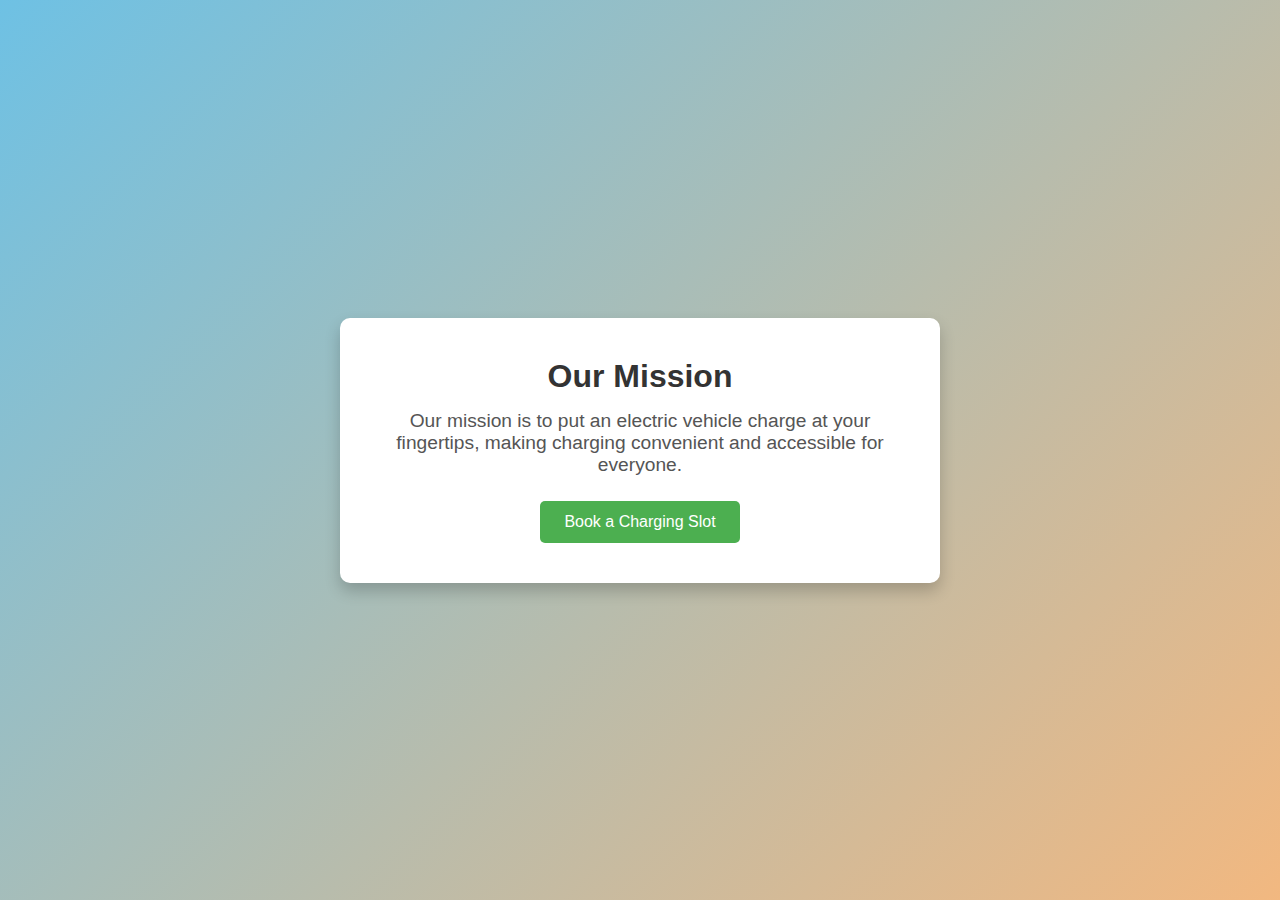
<file: Project /Volti-master/BookNow/Book.html>
<!DOCTYPE html>
<html lang="en">
<head>
  <meta charset="UTF-8">
  <meta name="viewport" content="width=device-width, initial-scale=1.0">
  <title>Electric Vehicle Charging</title>
  <style>
    /* Basic reset and styling */
    * {
      margin: 0;
      padding: 0;
      box-sizing: border-box;
      font-family: Arial, sans-serif;
    }

    /* Body styling */
    body {
      display: flex;
      justify-content: center;
      align-items: center;
      min-height: 100vh;
      background: linear-gradient(135deg, #6ec1e4, #f2b880);
      color: #333;
    }

    /* Container styling */
    .container {
      background-color: #ffffff;
      padding: 40px;
      max-width: 600px;
      text-align: center;
      border-radius: 10px;
      box-shadow: 0 8px 16px rgba(0, 0, 0, 0.2);
    }

    /* Heading and paragraph styling */
    h1 {
      font-size: 2em;
      margin-bottom: 15px;
      color: #333;
    }

    p {
      font-size: 1.2em;
      margin-bottom: 25px;
      color: #555;
    }

    /* Button styling */
    .btn-booking {
      display: inline-block;
      padding: 12px 24px;
      font-size: 1em;
      color: #fff;
      background-color: #4CAF50;
      border: none;
      border-radius: 5px;
      text-decoration: none;
      transition: background-color 0.3s ease, transform 0.3s ease;
    }

    .btn-booking:hover {
      background-color: #45a049;
      transform: scale(1.05);
      box-shadow: 0 4px 8px rgba(0, 0, 0, 0.2);
    }
  </style>
</head>
<body>

  <div class="container">
    <h1>Our Mission</h1>
    <p>Our mission is to put an electric vehicle charge at your fingertips, making charging convenient and accessible for everyone.</p>
    <a href="booking.html" class="btn-booking">Book a Charging Slot</a>
  </div>

</body>
</html>
</file>
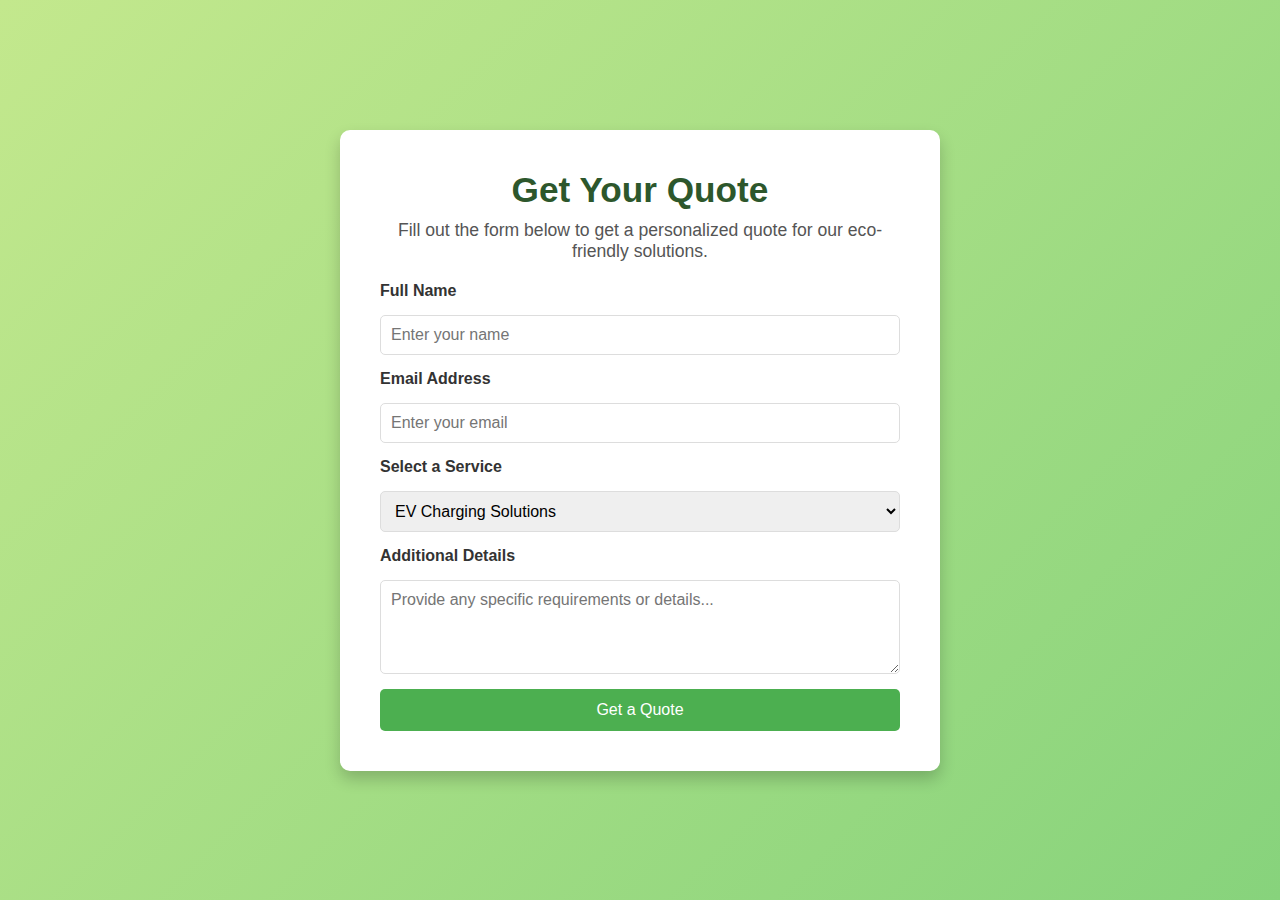
<file: Project /Volti-master/Quote/Quote.html>
<!DOCTYPE html>
<html lang="en">
<head>
  <meta charset="UTF-8">
  <meta name="viewport" content="width=device-width, initial-scale=1.0">
  <title>Eco-Friendly - Get a Quote</title>
  <style>
    /* Basic reset */
    * {
      margin: 0;
      padding: 0;
      box-sizing: border-box;
      font-family: Arial, sans-serif;
    }

    /* Body styling */
    body {
      display: flex;
      justify-content: center;
      align-items: center;
      min-height: 100vh;
      background: linear-gradient(135deg, #c3e88d, #87d37c);
      color: #333;
    }

    /* Container styling */
    .container {
      background-color: #ffffff;
      padding: 40px;
      max-width: 600px;
      text-align: center;
      border-radius: 10px;
      box-shadow: 0 8px 16px rgba(0, 0, 0, 0.2);
    }

    /* Header and description */
    h1 {
      font-size: 2.2em;
      color: #2d572c;
      margin-bottom: 10px;
    }

    p {
      font-size: 1.1em;
      color: #555;
      margin-bottom: 20px;
    }

    /* Form styling */
    form {
      display: flex;
      flex-direction: column;
      gap: 15px;
    }

    label {
      font-weight: bold;
      color: #333;
      text-align: left;
    }

    input, select, textarea {
      padding: 10px;
      font-size: 1em;
      border: 1px solid #ddd;
      border-radius: 5px;
    }

    textarea {
      resize: vertical;
    }

    /* Button styling */
    .btn-submit {
      padding: 12px 20px;
      font-size: 1em;
      color: #fff;
      background-color: #4CAF50;
      border: none;
      border-radius: 5px;
      cursor: pointer;
      transition: background-color 0.3s ease, transform 0.3s ease;
    }

    .btn-submit:hover {
      background-color: #45a049;
      transform: scale(1.05);
      box-shadow: 0 4px 8px rgba(0, 0, 0, 0.2);
    }

    /* Responsive design */
    @media (max-width: 600px) {
      .container {
        width: 90%;
        padding: 20px;
      }
    }
  </style>
</head>
<body>

  <div class="container">
    <h1>Get Your Quote</h1>
    <p>Fill out the form below to get a personalized quote for our eco-friendly solutions.</p>
    <form action="/submit-quote" method="POST">
      <label for="name">Full Name</label>
      <input type="text" id="name" name="name" placeholder="Enter your name" required>

      <label for="email">Email Address</label>
      <input type="email" id="email" name="email" placeholder="Enter your email" required>

      <label for="service">Select a Service</label>
      <select id="service" name="service" required>
        <option value="ev-charging">EV Charging Solutions</option>
        <option value="solar-panels">Solar Panel Installation</option>
        <option value="energy-audit">Energy Efficiency Audit</option>
      </select>

      <label for="details">Additional Details</label>
      <textarea id="details" name="details" rows="4" placeholder="Provide any specific requirements or details..."></textarea>

      <button type="submit" class="btn-submit">Get a Quote</button>
    </form>
  </div>

</body>
</html>
</file>
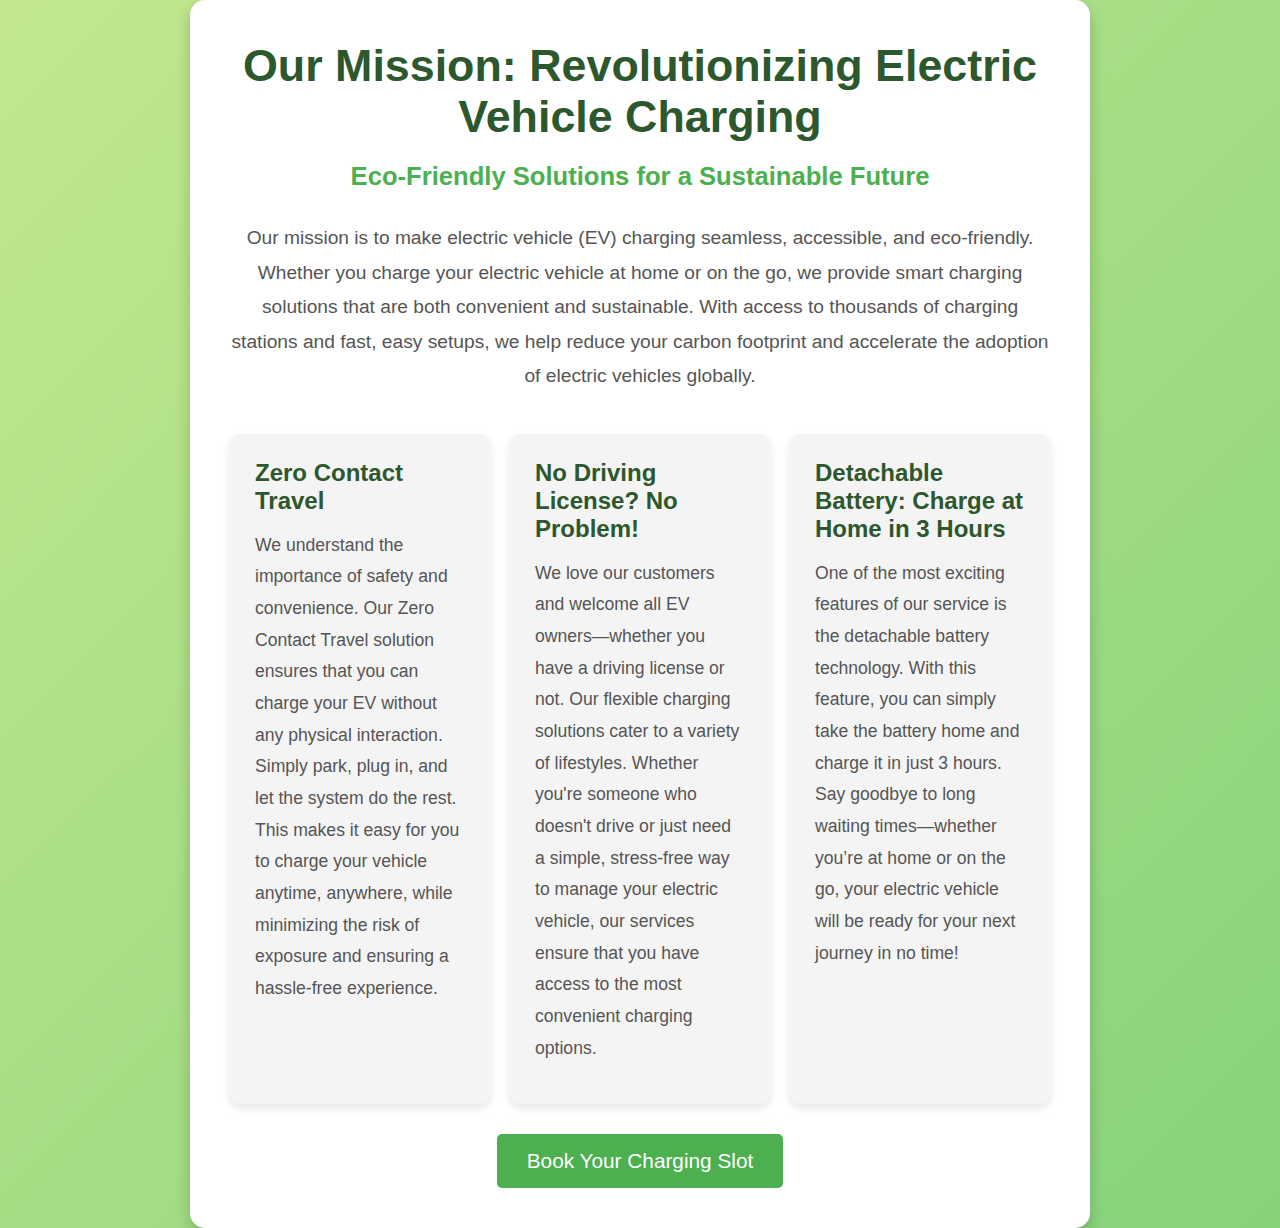
<file: Project /Volti-master/ReadMore/ReadMore.html>
<!DOCTYPE html>
<html lang="en">
<head>
  <meta charset="UTF-8">
  <meta name="viewport" content="width=device-width, initial-scale=1.0">
  <title>Eco-Friendly Electric Vehicle Charging</title>
  <style>
    /* Reset and box-sizing */
    * {
      margin: 0;
      padding: 0;
      box-sizing: border-box;
      font-family: 'Arial', sans-serif;
    }

    /* Body and background */
    body {
      display: flex;
      justify-content: center;
      align-items: center;
      min-height: 100vh;
      background: linear-gradient(135deg, #c3e88d, #87d37c);
      color: #333;
    }

    /* Main container */
    .container {
      background-color: #ffffff;
      padding: 40px;
      max-width: 900px;
      text-align: center;
      border-radius: 15px;
      box-shadow: 0px 8px 16px rgba(0, 0, 0, 0.2);
    }

    /* Title and headers */
    h1 {
      font-size: 2.8em;
      color: #2d572c;
      margin-bottom: 20px;
    }

    h2 {
      font-size: 1.6em;
      color: #4CAF50;
      margin-bottom: 30px;
    }

    /* Paragraph styling */
    p {
      font-size: 1.2em;
      color: #555;
      line-height: 1.8;
      margin-bottom: 25px;
    }

    /* Feature sections */
    .features {
      display: grid;
      grid-template-columns: 1fr 1fr 1fr;
      gap: 20px;
      margin-top: 40px;
    }

    .feature {
      background-color: #f4f4f4;
      padding: 25px;
      border-radius: 10px;
      box-shadow: 0 4px 8px rgba(0, 0, 0, 0.1);
      text-align: left;
    }

    .feature h3 {
      font-size: 1.5em;
      color: #2d572c;
      margin-bottom: 15px;
    }

    .feature p {
      font-size: 1.1em;
      color: #555;
      margin-bottom: 15px;
    }

    /* Button style */
    .btn-booking {
      display: inline-block;
      padding: 15px 30px;
      font-size: 1.3em;
      color: #fff;
      background-color: #4CAF50;
      border: none;
      border-radius: 5px;
      text-decoration: none;
      margin-top: 30px;
      transition: all 0.3s ease;
    }

    .btn-booking:hover {
      background-color: #45a049;
      transform: scale(1.05);
      box-shadow: 0px 4px 8px rgba(0, 0, 0, 0.2);
    }

    /* Responsive design */
    @media (max-width: 768px) {
      .features {
        grid-template-columns: 1fr 1fr;
      }
    }

    @media (max-width: 480px) {
      .features {
        grid-template-columns: 1fr;
      }
    }

  </style>
</head>
<body>

  <div class="container">
    <h1>Our Mission: Revolutionizing Electric Vehicle Charging</h1>
    <h2>Eco-Friendly Solutions for a Sustainable Future</h2>
    <p>Our mission is to make electric vehicle (EV) charging seamless, accessible, and eco-friendly. Whether you charge your electric vehicle at home or on the go, we provide smart charging solutions that are both convenient and sustainable. With access to thousands of charging stations and fast, easy setups, we help reduce your carbon footprint and accelerate the adoption of electric vehicles globally.</p>

    <div class="features">
      <!-- Feature 1: Zero Contact Travel -->
      <div class="feature">
        <h3>Zero Contact Travel</h3>
        <p>We understand the importance of safety and convenience. Our Zero Contact Travel solution ensures that you can charge your EV without any physical interaction. Simply park, plug in, and let the system do the rest. This makes it easy for you to charge your vehicle anytime, anywhere, while minimizing the risk of exposure and ensuring a hassle-free experience.</p>
      </div>

      <!-- Feature 2: No Driving License Required -->
      <div class="feature">
        <h3>No Driving License? No Problem!</h3>
        <p>We love our customers and welcome all EV owners—whether you have a driving license or not. Our flexible charging solutions cater to a variety of lifestyles. Whether you're someone who doesn't drive or just need a simple, stress-free way to manage your electric vehicle, our services ensure that you have access to the most convenient charging options.</p>
      </div>

      <!-- Feature 3: Detachable Battery -->
      <div class="feature">
        <h3>Detachable Battery: Charge at Home in 3 Hours</h3>
        <p>One of the most exciting features of our service is the detachable battery technology. With this feature, you can simply take the battery home and charge it in just 3 hours. Say goodbye to long waiting times—whether you’re at home or on the go, your electric vehicle will be ready for your next journey in no time!</p>
      </div>
    </div>

    <a href="booking.html" class="btn-booking">Book Your Charging Slot</a>
  </div>

</body>
</html>
</file>
